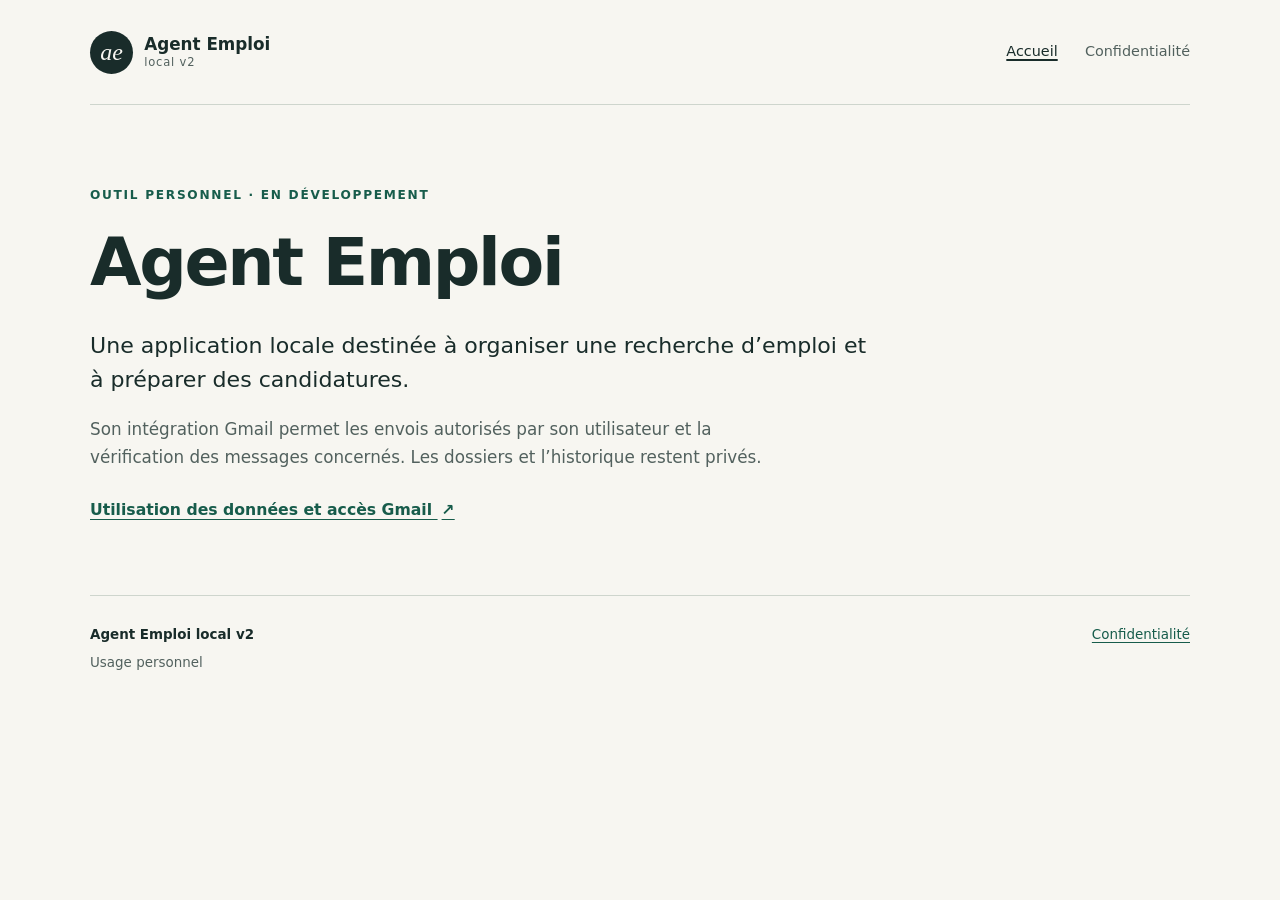
<file: index.html>
<!doctype html>
<html lang="fr">
<head>
  <meta charset="utf-8">
  <meta name="viewport" content="width=device-width, initial-scale=1">
  <meta name="description" content="Agent Emploi local v2 : outil personnel de recherche d’emploi et utilisation de Gmail.">
  <meta name="referrer" content="no-referrer">
  <title>Agent Emploi local v2</title>
  <link rel="stylesheet" href="styles.css">
</head>
<body>
  <a class="skip-link" href="#contenu">Aller au contenu</a>
  <header class="site-header wrap">
    <a class="brand" href="index.html" aria-label="Agent Emploi local v2, accueil">
      <span class="brand-mark" aria-hidden="true">ae</span>
      <span>Agent Emploi <span class="brand-version">local v2</span></span>
    </a>
    <nav aria-label="Navigation principale">
      <a href="index.html" aria-current="page">Accueil</a>
      <a href="confidentialite.html">Confidentialité</a>
    </nav>
  </header>
  <main id="contenu" class="wrap">
    <section class="hero" aria-labelledby="titre">
      <p class="eyebrow">Outil personnel · En développement</p>
      <h1 id="titre">Agent Emploi</h1>
      <p class="lead">Une application locale destinée à organiser une recherche d’emploi et à préparer des candidatures.</p>
      <p class="hero-note">Son intégration Gmail permet les envois autorisés par son utilisateur et la vérification des messages concernés. Les dossiers et l’historique restent privés.</p>
      <a class="text-link" href="confidentialite.html">Utilisation des données et accès Gmail <span aria-hidden="true">↗</span></a>
    </section>
  </main>
  <footer class="site-footer wrap">
    <div><strong>Agent Emploi local v2</strong><p>Usage personnel</p></div>
    <div class="footer-links"><a href="confidentialite.html">Confidentialité</a></div>
  </footer>
</body>
</html>
</file>
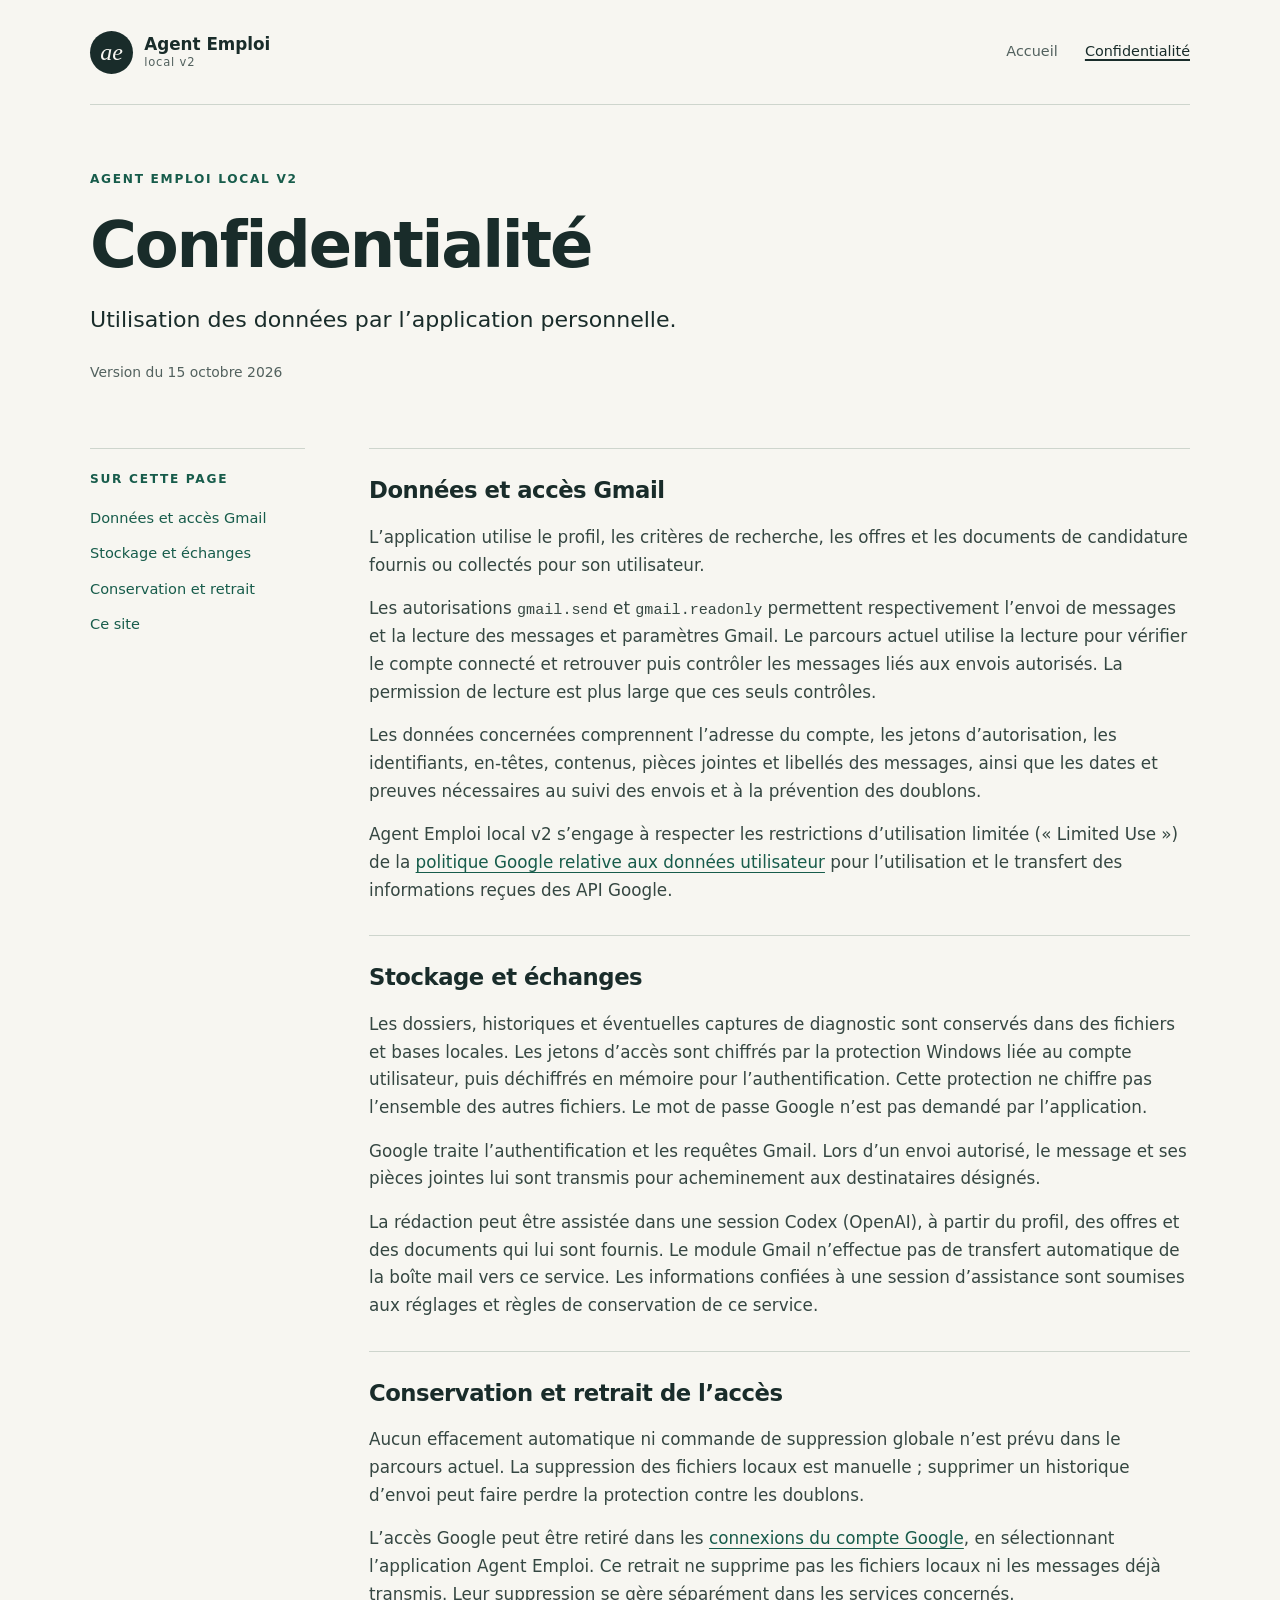
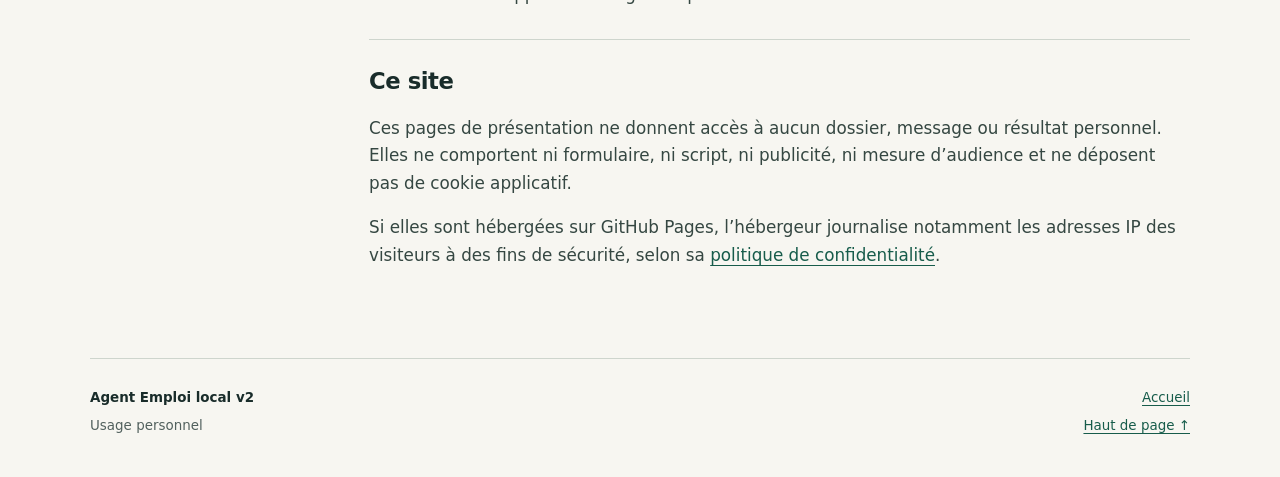
<file: confidentialite.html>
<!doctype html>
<html lang="fr">
<head>
  <meta charset="utf-8">
  <meta name="viewport" content="width=device-width, initial-scale=1">
  <meta name="description" content="Utilisation, conservation et protection des données dans Agent Emploi local v2.">
  <meta name="referrer" content="no-referrer">
  <title>Confidentialité — Agent Emploi local v2</title>
  <link rel="stylesheet" href="styles.css">
</head>
<body>
  <a class="skip-link" href="#contenu">Aller au contenu</a>
  <header class="site-header wrap">
    <a class="brand" href="index.html" aria-label="Agent Emploi local v2, accueil">
      <span class="brand-mark" aria-hidden="true">ae</span>
      <span>Agent Emploi <span class="brand-version">local v2</span></span>
    </a>
    <nav aria-label="Navigation principale">
      <a href="index.html">Accueil</a>
      <a href="confidentialite.html" aria-current="page">Confidentialité</a>
    </nav>
  </header>
  <main id="contenu" class="wrap privacy-layout">
    <header class="privacy-heading">
      <p class="eyebrow">Agent Emploi local v2</p>
      <h1>Confidentialité</h1>
      <p class="lead">Utilisation des données par l’application personnelle.</p>
      <p class="date">Version du 15 octobre 2026</p>
    </header>
    <nav class="contents" aria-label="Sur cette page">
      <p class="eyebrow">Sur cette page</p>
      <a href="#donnees">Données et accès Gmail</a>
      <a href="#stockage">Stockage et échanges</a>
      <a href="#conservation">Conservation et retrait</a>
      <a href="#site">Ce site</a>
    </nav>
    <div class="privacy-body">
      <section id="donnees">
        <h2>Données et accès Gmail</h2>
        <p>L’application utilise le profil, les critères de recherche, les offres et les documents de candidature fournis ou collectés pour son utilisateur.</p>
        <p>Les autorisations <code>gmail.send</code> et <code>gmail.readonly</code> permettent respectivement l’envoi de messages et la lecture des messages et paramètres Gmail. Le parcours actuel utilise la lecture pour vérifier le compte connecté et retrouver puis contrôler les messages liés aux envois autorisés. La permission de lecture est plus large que ces seuls contrôles.</p>
        <p>Les données concernées comprennent l’adresse du compte, les jetons d’autorisation, les identifiants, en-têtes, contenus, pièces jointes et libellés des messages, ainsi que les dates et preuves nécessaires au suivi des envois et à la prévention des doublons.</p>
        <p>Agent Emploi local v2 s’engage à respecter les restrictions d’utilisation limitée (« Limited Use ») de la <a href="https://developers.google.com/workspace/workspace-api-user-data-developer-policy" rel="noreferrer">politique Google relative aux données utilisateur</a> pour l’utilisation et le transfert des informations reçues des API Google.</p>
      </section>
      <section id="stockage">
        <h2>Stockage et échanges</h2>
        <p>Les dossiers, historiques et éventuelles captures de diagnostic sont conservés dans des fichiers et bases locales. Les jetons d’accès sont chiffrés par la protection Windows liée au compte utilisateur, puis déchiffrés en mémoire pour l’authentification. Cette protection ne chiffre pas l’ensemble des autres fichiers. Le mot de passe Google n’est pas demandé par l’application.</p>
        <p>Google traite l’authentification et les requêtes Gmail. Lors d’un envoi autorisé, le message et ses pièces jointes lui sont transmis pour acheminement aux destinataires désignés.</p>
        <p>La rédaction peut être assistée dans une session Codex (OpenAI), à partir du profil, des offres et des documents qui lui sont fournis. Le module Gmail n’effectue pas de transfert automatique de la boîte mail vers ce service. Les informations confiées à une session d’assistance sont soumises aux réglages et règles de conservation de ce service.</p>
      </section>
      <section id="conservation">
        <h2>Conservation et retrait de l’accès</h2>
        <p>Aucun effacement automatique ni commande de suppression globale n’est prévu dans le parcours actuel. La suppression des fichiers locaux est manuelle ; supprimer un historique d’envoi peut faire perdre la protection contre les doublons.</p>
        <p>L’accès Google peut être retiré dans les <a href="https://myaccount.google.com/connections" rel="noreferrer">connexions du compte Google</a>, en sélectionnant l’application Agent Emploi. Ce retrait ne supprime pas les fichiers locaux ni les messages déjà transmis. Leur suppression se gère séparément dans les services concernés.</p>
      </section>
      <section id="site">
        <h2>Ce site</h2>
        <p>Ces pages de présentation ne donnent accès à aucun dossier, message ou résultat personnel. Elles ne comportent ni formulaire, ni script, ni publicité, ni mesure d’audience et ne déposent pas de cookie applicatif.</p>
        <p>Si elles sont hébergées sur GitHub Pages, l’hébergeur journalise notamment les adresses IP des visiteurs à des fins de sécurité, selon sa <a href="https://docs.github.com/en/site-policy/privacy-policies/github-general-privacy-statement" rel="noreferrer">politique de confidentialité</a>.</p>
      </section>
    </div>
  </main>
  <footer class="site-footer wrap">
    <div><strong>Agent Emploi local v2</strong><p>Usage personnel</p></div>
    <div class="footer-links"><a href="index.html">Accueil</a><a href="#contenu">Haut de page ↑</a></div>
  </footer>
</body>
</html>
</file>
<file: styles.css>
:root {
  color-scheme: light;
  --paper: #f7f6f1;
  --ink: #192c2a;
  --muted: #52615e;
  --accent: #175c4b;
  --line: #ced5cd;
  --tint: #e8eee6;
}
* { box-sizing: border-box; }
html { scroll-padding-top: 1.5rem; }
body { margin: 0; background: var(--paper); color: var(--ink); font: 1.05rem/1.65 system-ui, -apple-system, "Segoe UI", sans-serif; }
a { color: var(--accent); text-underline-offset: .23em; text-decoration-thickness: 1px; }
a:hover { text-decoration-thickness: 2px; }
a:focus-visible { outline: 3px solid var(--accent); outline-offset: 5px; border-radius: 2px; }
p { margin: 0 0 1rem; }
h1, h2, h3 { line-height: 1.16; letter-spacing: -.035em; margin: 0; font-weight: 620; }
h1 { font-size: clamp(2.8rem, 5.2vw, 4.75rem); }
h2 { font-size: clamp(1.8rem, 3vw, 2.55rem); }
h3 { font-size: 1.28rem; letter-spacing: -.02em; margin-bottom: .85rem; }
.wrap { width: min(1100px, calc(100% - 96px)); margin-inline: auto; }
.skip-link { position: absolute; top: -100px; left: 20px; background: white; padding: 10px; z-index: 5; }
.skip-link:focus { top: 12px; }
.site-header { min-height: 105px; display: flex; align-items: center; justify-content: space-between; gap: 1.5rem; border-bottom: 1px solid var(--line); }
.brand { display: flex; align-items: center; gap: .7rem; color: var(--ink); text-decoration: none; font-weight: 650; white-space: nowrap; line-height: 1.3; }
.brand-mark { display: grid; place-items: center; background: var(--ink); color: var(--paper); width: 43px; height: 43px; border-radius: 50%; font: italic 1.5rem Georgia, serif; }
.brand-version { display: block; font-size: .72rem; font-weight: 500; letter-spacing: .07em; color: var(--muted); }
.site-header nav { display: flex; gap: 1.7rem; font-size: .9rem; }
.site-header nav a { color: var(--muted); text-decoration: none; padding-block: .6rem; }
.site-header nav a[aria-current] { color: var(--ink); text-decoration: underline; text-decoration-thickness: 2px; }
.eyebrow { font-size: .76rem; font-weight: 650; text-transform: uppercase; letter-spacing: .14em; color: var(--accent); margin-bottom: 1.2rem; }
.hero { padding: 80px 0 72px; max-width: 880px; }
.hero h1 { margin-bottom: 1.7rem; }
.lead { font-size: clamp(1.18rem, 2vw, 1.38rem); line-height: 1.55; max-width: 780px; }
.hero-note { max-width: 690px; color: var(--muted); margin: 1.2rem 0 1.5rem; }
.text-link { font-size: .98rem; font-weight: 650; }
.text-link span { padding-left: .25rem; }
.section { padding: 54px 0; border-top: 1px solid var(--line); }
.section-heading { max-width: 710px; margin-bottom: 2.4rem; }
.capabilities { display: grid; grid-template-columns: repeat(3, minmax(0, 1fr)); gap: 2.4rem; }
.capabilities p { font-size: .97rem; color: var(--muted); }
.step { display: block; color: var(--accent); font-size: .8rem; margin-bottom: 1.3rem; font-variant-numeric: tabular-nums; }
.section-note { border-left: 2px solid var(--accent); padding-left: 1rem; margin: 1.5rem 0 0; max-width: 890px; font-size: .95rem; }
.gmail-panel { background: var(--tint); border-radius: 6px; padding: 38px; display: grid; grid-template-columns: .9fr 1.4fr; gap: 3rem; margin: 10px 0 54px; }
.gmail-panel p { font-size: .98rem; }
.gmail-panel .eyebrow { font-size: .76rem; }
.outlook { max-width: 800px; padding-top: 0; border-top: 0; }
.outlook h2 { margin-bottom: 1.4rem; }
.outlook p:not(.eyebrow) { color: var(--muted); }
.site-footer { display: flex; justify-content: space-between; gap: 2rem; padding: 28px 0 40px; border-top: 1px solid var(--line); font-size: .84rem; }
.site-footer p { color: var(--muted); margin: .35rem 0 0; }
.footer-links { display: flex; flex-direction: column; gap: .35rem; align-items: flex-end; overflow-wrap: anywhere; }
.privacy-layout { display: grid; grid-template-columns: 215px minmax(0, 1fr); gap: 0 64px; padding: 64px 0 58px; align-items: start; }
.privacy-heading { grid-column: 1 / -1; margin-bottom: 48px; }
.privacy-heading h1 { font-size: clamp(2.6rem, 5vw, 4rem); margin-bottom: 1.3rem; }
.privacy-heading .lead { max-width: 690px; }
.date { color: var(--muted); font-size: .87rem; margin-top: 1.5rem; }
.contents { position: sticky; top: 28px; display: flex; flex-direction: column; gap: .7rem; border-top: 1px solid var(--line); padding-top: 20px; font-size: .91rem; }
.contents .eyebrow { margin-bottom: .35rem; }
.contents a { text-decoration: none; }
.contents a:hover { text-decoration: underline; }
.privacy-body { min-width: 0; }
.privacy-body .intro { font-size: 1.13rem; margin-bottom: 2.3rem; }
.privacy-body section { padding: 28px 0 15px; border-top: 1px solid var(--line); }
.privacy-body h2 { font-size: 1.42rem; margin-bottom: 1.25rem; letter-spacing: -.02em; }
.privacy-body p { color: #354742; }
.privacy-body a { overflow-wrap: anywhere; }
.access-list { margin: 0 0 1.5rem; padding: 1.1rem 1.3rem; background: var(--tint); border-radius: 4px; }
.access-list div + div { margin-top: 1rem; }
.access-list dt { font-weight: 650; }
.access-list dd { margin: .3rem 0 0; font-size: .96rem; }
code { font-size: .9em; }
.contact-block { margin-top: 10px; }
@media (max-width: 800px) {
  .wrap { width: calc(100% - 48px); }
  .hero { padding: 52px 0; }
  .capabilities { grid-template-columns: 1fr; gap: 1.6rem; }
  .capabilities article { display: grid; grid-template-columns: 34px 1fr; gap: 0 .6rem; }
  .capabilities h3 { padding-top: 0; }
  .capabilities p { grid-column: 2; margin-bottom: 0; }
  .step { padding-top: .15rem; }
  .gmail-panel { grid-template-columns: 1fr; gap: 1.5rem; padding: 28px; }
  .privacy-layout { grid-template-columns: 1fr; gap: 0; padding-top: 44px; }
  .privacy-heading { margin-bottom: 25px; }
  .contents { position: static; display: grid; grid-template-columns: 1fr 1fr; gap: .6rem 1rem; margin-bottom: 34px; }
  .contents .eyebrow { grid-column: 1 / -1; }
}
@media (max-width: 480px) {
  .wrap { width: calc(100% - 36px); }
  .site-header { flex-wrap: wrap; padding: 20px 0 12px; gap: 14px; }
  .site-header nav { width: 100%; gap: 1.5rem; }
  .hero { padding: 38px 0 42px; }
  .hero h1 { font-size: 2.7rem; }
  .section { padding-block: 38px; }
  .gmail-panel { padding: 24px; margin-bottom: 38px; }
  .outlook { padding-top: 0; }
  .site-footer { flex-direction: column; gap: 1rem; }
  .footer-links { align-items: flex-start; }
  .privacy-layout { padding-top: 36px; }
  .privacy-heading h1 { font-size: 2.55rem; }
  .privacy-body .intro { font-size: 1.05rem; }
  .privacy-body section { padding-top: 24px; }
}
@media print {
  body { background: white; font-size: 10pt; }
  .wrap { width: 100%; }
  .site-header, .site-footer, .contents, .skip-link { display: none; }
  .hero, .privacy-layout { display: block; padding: 0; }
  .privacy-body section, .capabilities article { break-inside: avoid; }
  h1 { font-size: 30pt; }
  a { color: inherit; }
}
</file>
